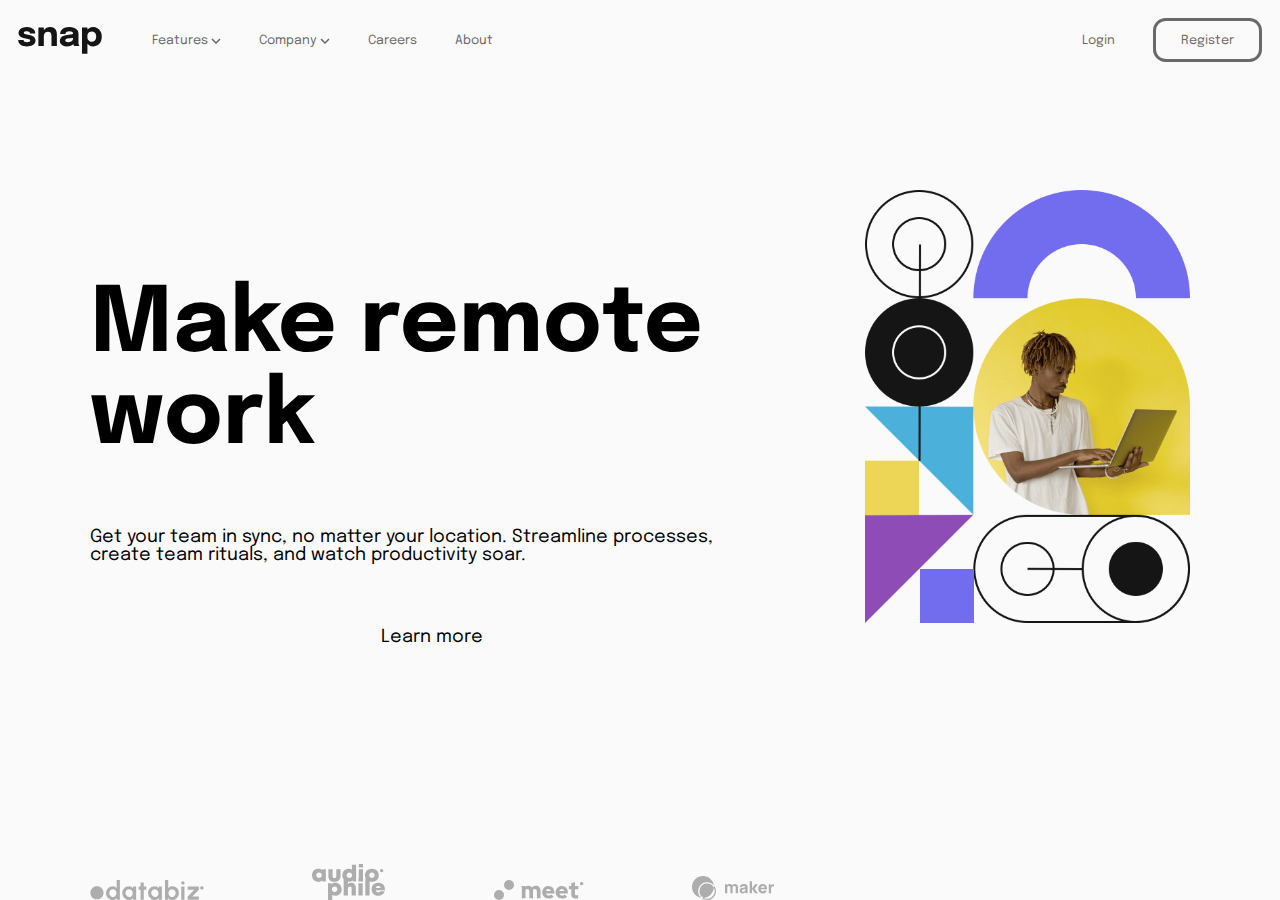
<file: index.html>
<!DOCTYPE html>
<html lang="en">
<head>
  <meta charset="UTF-8">
  <meta name="viewport" content="width=device-width, initial-scale=1.0"> <!-- displays site properly based on user's device -->

  <link rel="icon" type="image/png" sizes="32x32" href="./images/favicon-32x32.png">
  <link rel="stylesheet" href="style.css">
  <title>Frontend Mentor | Intro section with dropdown navigation</title>

  <!-- Feel free to remove these styles or customise in your own stylesheet 👍 -->
  <style>
    .attribution { font-size: 11px; text-align: center; }
    .attribution a { color: hsl(228, 45%, 44%); }
  </style>
</head>
<body>

<header>
  <nav class="header-nav">
    <div class="page-nav">
      <a href="#" class="logo"><img src="./images/logo.svg" alt="" srcset=""></a>
      <div class="dropdown-features" onclick="showDropdownMenuFeatures()">
        <button class="dropdown-features-btn" type="submit">
          Features <img id="features-image" src="./images/icon-arrow-down.svg" alt="" srcset="">
        </button>
        <div id="dropdown-features-content-ID" class="dropdown-features-content">
          <a href="#"><!--<img src="./images/icon-todo.svg" alt="" srcset="">-->Todo List</a>
          <a href="#"><!--<img src="./images/icon-reminders.svg" alt="" srcset="">-->Reminders</a>
          <a href="#"><!--<img src="./images/icon-planning.svg" alt="" srcset="">-->Planning</a>
          <a href="#"><!--<img src="./images/icon-calendar.svg" alt="" srcset="">-->Calender</a>
        </div>
      </div>
      <div class="dropdown-company" onclick="showDropdownMenuCompany()">
        <button class="dropdown-company-btn" type="submit">
          Company <img id="company-image" src="./images/icon-arrow-down.svg" alt="" srcset="">
        </button>
        <div id="dropdown-company-content-ID" class="dropdown-company-content">
          <a href="#">History</a>
          <a href="#">Our Team</a>
          <a href="#">Blog</a>
        </div>
      </div>
      <a href="#">Careers</a>
      <a href="#">About</a>
    </div>

    <div class="login-register">
      <button type="submit" class="login">Login</button>
      <button type="submit" class="register">Register</button>
    </div>
  </nav>
</header>

<main>
  <div class="title">Make remote work</div>

  <div class="discription">
    Get your team in sync, no matter your location. Streamline processes, 
    create team rituals, and watch productivity soar.
  </div>

  <button type="submit">Learn more</button>
</main>
<!-- test, remove later -->
<div class="main-img">
  <img src="./images/image-hero-desktop.png" alt="" srcset="">  
</div>
<!--  -->
  
<footer>
  <img src="./images/client-databiz.svg" alt="" srcset="">
  <img src="./images/client-audiophile.svg" alt="" srcset="">
  <img src="./images/client-meet.svg" alt="" srcset="">
  <img src="./images/client-maker.svg" alt="" srcset="">
</footer>
<!-- <div class="attribution">
  Challenge by <a href="https://www.frontendmentor.io?ref=challenge" target="_blank">Frontend Mentor</a>. 
  Coded by <a href="#">Your Name Here</a>.
</div> -->
</body>
<script src="./script.js"></script>
</html>
</file>
<file: style.css>
@import url('https://fonts.googleapis.com/css2?family=Epilogue:wght@500;700&display=swap');
/* CSS Reset */
* {
    margin: 0;
    padding: 0;
    box-sizing: border-box;
}

:root {
    --dark-cyan:hsl(158, 36%, 37%);
    --almost-white: hsl(0, 0%, 98%);
    --medium-gray: hsl(0, 0%, 41%);
    --almost-black: hsl(0, 0%, 8%);
}

body{
    font-family: 'Epilogue', sans-serif;
    font-size: 18px;
    background-color: var(--almost-white);
    display: grid;
    grid-template-areas: 
        "header header"
        "content photo"
        "footer photo";
    height: 100vh;
    grid-template-rows: auto auto auto;
}
button{
    border:none;
    text-align: center;
    text-decoration: none;
    display: inline-block;
    font-size: inherit;
    font-family: inherit;
    cursor: pointer;
    background-color: var(--almost-white);
    font-weight: inherit;
    color: inherit;
}
a{
    text-decoration: none;
    color: var(--medium-gray);
}

a:hover{
    color: var(--almost-black);
}

header{
    margin-top: 1em;
    margin-left: 1em; 
    margin-right: 1em;
    /* font-weight: 700; */
    grid-area: header;
}
.header-nav{
    display: flex;
    flex-direction: row;
    justify-content: space-between;
    /* align-items: baseline; */
    align-items: center;
    font-size: 0.7em;
}

.logo{
    padding-right: 1em;
}
.logo img{
    display: block;
}
.page-nav{
    display: flex;
    flex-direction: row;
    /* width: 35%; */
    justify-content: space-between;
    align-items: center;
    column-gap: 3em;
}
.page-nav > *{
    color: var(--medium-gray);
}
.page-nav > *:hover{
    color: var(--almost-black);
}
.login-register{
    display: flex;
    column-gap: 3em;
    color: var(--medium-gray);
}
.login-register>*:hover{
    color: var(--almost-black);
}
.register{
    padding: 1em 2em;
    border-color: var(--medium-gray);
    border-style: solid;
    border-radius: 1em;
}
.register:hover{
    border-color: var(--almost-black);
}
main{
    grid-area: content;
    display: flex;
    flex-direction: column;
    justify-content: space-between;
    margin: 5em;
}
.title{
    font-size: 5em;
    font-weight: 700;
}
.main-img{
    grid-area: photo;
    /* max-width: 100%;
    height: auto; */
    margin-right: 5em;
}
/* remove */
.main-img img{
    max-width: 100%;
    height: auto;
}
/*  */
footer{
    grid-area: footer;
    display: flex;
    flex-direction: row;
    /* flex-wrap: wrap; */
    align-items: end;
    justify-content: space-between;
    margin-left: 5em;
    margin-right: 5em;
}

.dropdown-features{
    position: relative;
}

.dropdown-company{
    position: relative;
}

.dropdown-features-content{
    display: none;
    position: absolute;
    right: 0em;
    box-shadow: 0em 0em 1em var(--medium-gray);
    border-radius: 1em;
    padding: 1em;
    height: 10em;
    background-color: var(--almost-white);
    white-space: nowrap;
}

.dropdown-company-content{
    display: none;
    position: absolute;
    right: 0em;
    box-shadow: 0em 0em 1em var(--medium-gray);
    border-radius: 1em;
    padding: 1em;
    height: 8em;
    width: fit-content;
    background-color: var(--almost-white);
    white-space: nowrap;
}

.dropdown-features:active button img{
    /* content: url(./images/icon-arrow-up.svg); */
}

.dropdown-features:hover .dropdown-features-content{
    
}

.dropdown-company:hover .dropdown-company-content{
    /* display: flex;
    flex-direction: column;
    justify-content: space-between; */
}

.show {
    display: flex;
    flex-direction: column;
    justify-content: space-between;
}
</file>
